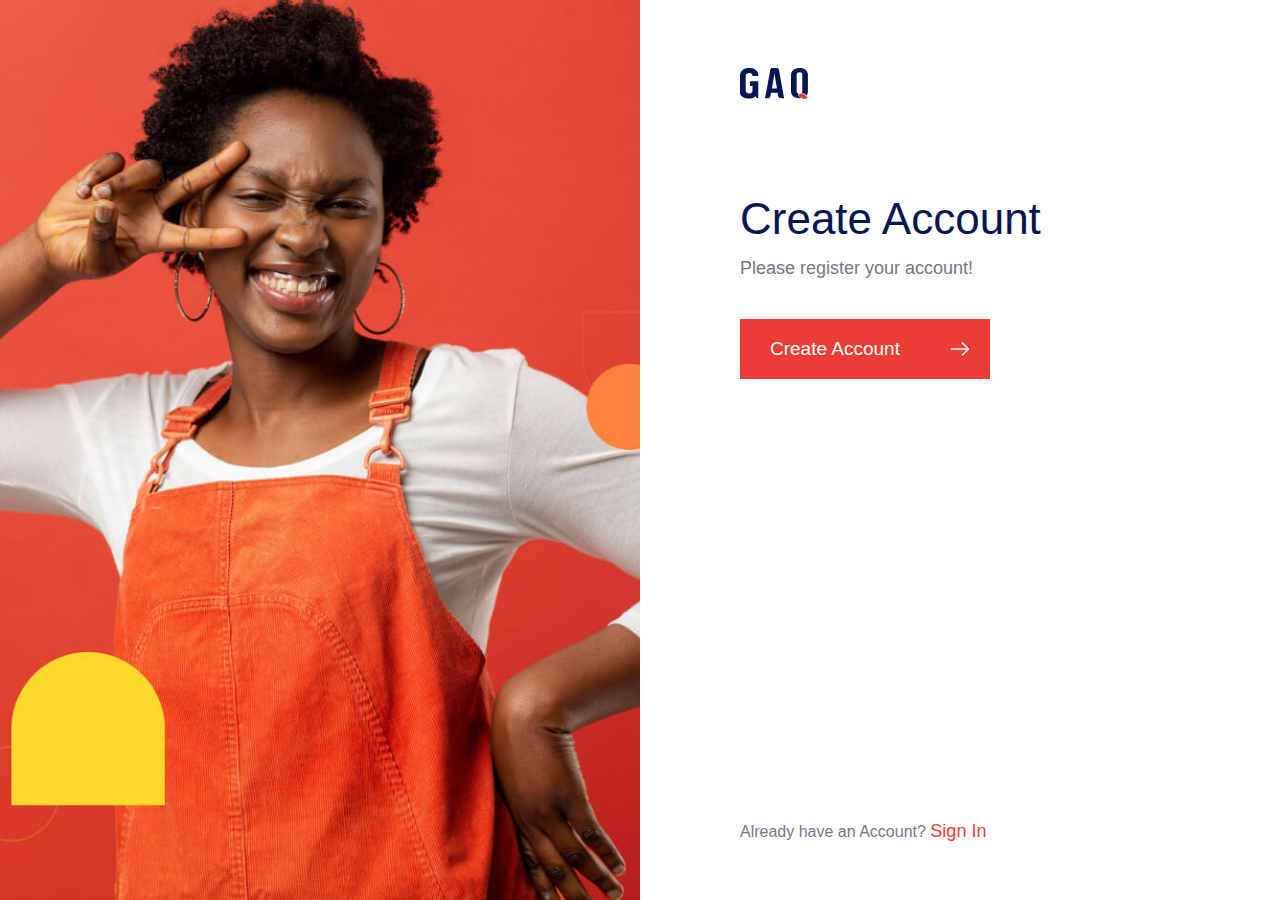
<file: index.html>
<!DOCTYPE html>
<html lang="en">

<head>
  <meta charset="UTF-8">
  <meta http-equiv="X-UA-Compatible" content="IE=edge">
  <meta name="viewport" content="width=device-width, initial-scale=1.0">
  <title>GAQ</title>
  <link rel="stylesheet" href="./css/normalize.css">
  <link rel="stylesheet" href="./css/style.css">
  <link rel="stylesheet" href="./css/media.css">
</head>

<body>

  <header class="header">

    <ul class="header__list">
      <li class="header__item">
        <img src="./images/main.jpg" alt="Girl" class="header__img">
      </li>
      <li class="header__item">
        <div class="item__top">
          <a href="#" class="logo__link">
            <img src="./images/logo.svg" alt="logo" class="logo__img">
          </a>
          <h3 class="section__heading header__heading">
            Create Account
          </h3>
          <p class="section__description">
            Please register your account!
          </p>
          <a href="./form.html" class="header__btn btn">
            Create Account
            <svg class="btn__arrow" width="24" height="24" viewBox="0 0 24 24" fill="none" xmlns="http://www.w3.org/2000/svg">
              <path d="M14.43 18.8201C14.24 18.8201 14.05 18.7501 13.9 18.6001C13.61 18.3101 13.61 17.8301 13.9 17.5401L19.44 12.0001L13.9 6.46012C13.61 6.17012 13.61 5.69012 13.9 5.40012C14.19 5.11012 14.67 5.11012 14.96 5.40012L21.03 11.4701C21.32 11.7601 21.32 12.2401 21.03 12.5301L14.96 18.6001C14.81 18.7501 14.62 18.8201 14.43 18.8201Z" fill="white"/>
              <path d="M20.33 12.75H3.5C3.09 12.75 2.75 12.41 2.75 12C2.75 11.59 3.09 11.25 3.5 11.25H20.33C20.74 11.25 21.08 11.59 21.08 12C21.08 12.41 20.74 12.75 20.33 12.75Z" fill="white"/>
            </svg>
          </a>
        </div>
        <div class="item__bottom">
          Already have an Account?
          <a href="#" class="item__link">
            Sign In            
          </a>
        </div>
      </li>
    </ul>
    
  </header>

</body>

</html>
</file>
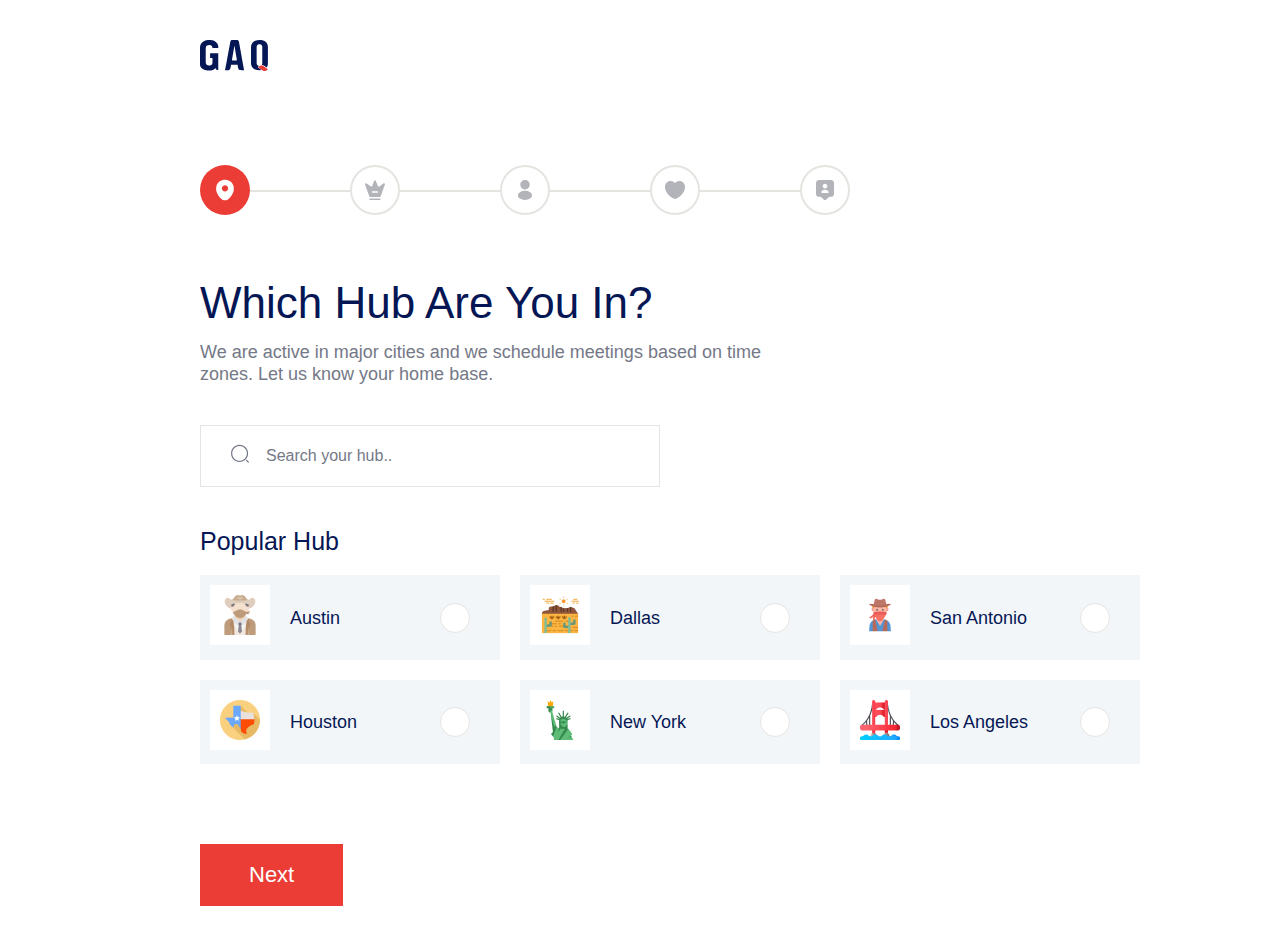
<file: form.html>
<!DOCTYPE html>
<html lang="en">

<head>
  <meta charset="UTF-8">
  <meta http-equiv="X-UA-Compatible" content="IE=edge">
  <meta name="viewport" content="width=device-width, initial-scale=1.0">
  <title>GAQ</title>
  <link rel="stylesheet" href="./css/normalize.css">
  <link rel="stylesheet" href="./css/style.css">
  <link rel="stylesheet" href="./css/media.css">
  <script src="./js/main.js"></script>
</head>

<body>

  <main class="main">

    <section class="section">
      <a href="index.html" class="logo__link">
        <img src="./images/logo.svg" alt="logo" class="logo__img">
      </a>
  
      <form action="#" class="form__steps">  
        <div class="steps__numbers">
          <div class="progress">
            <div class="progress__success"></div>
          </div>
          <div class="step__number">
            <svg width="24" height="24" viewBox="0 0 24 24" fill="none" xmlns="http://www.w3.org/2000/svg">
              <path d="M20.62 8.45C19.57 3.83 15.54 1.75 12 1.75C12 1.75 12 1.75 11.99 1.75C8.45997 1.75 4.41997 3.82 3.36997 8.44C2.19997 13.6 5.35997 17.97 8.21997 20.72C9.27997 21.74 10.64 22.25 12 22.25C13.36 22.25 14.72 21.74 15.77 20.72C18.63 17.97 21.79 13.61 20.62 8.45ZM12 13.46C10.26 13.46 8.84997 12.05 8.84997 10.31C8.84997 8.57 10.26 7.16 12 7.16C13.74 7.16 15.15 8.57 15.15 10.31C15.15 12.05 13.74 13.46 12 13.46Z" fill="#B3B4BA"/>
            </svg>            
          </div>
          <div class="step__number">
            <svg width="24" height="24" viewBox="0 0 24 24" fill="none" xmlns="http://www.w3.org/2000/svg">
              <path d="M17 22H7C6.59 22 6.25 21.66 6.25 21.25C6.25 20.84 6.59 20.5 7 20.5H17C17.41 20.5 17.75 20.84 17.75 21.25C17.75 21.66 17.41 22 17 22Z" fill="#B3B4BA"/>
              <path d="M20.35 5.52004L16.35 8.38004C15.82 8.76004 15.06 8.53004 14.83 7.92004L12.94 2.88004C12.62 2.01004 11.39 2.01004 11.07 2.88004L9.16998 7.91004C8.93998 8.53004 8.18997 8.76004 7.65998 8.37004L3.65998 5.51004C2.85998 4.95004 1.79998 5.74004 2.12998 6.67004L6.28998 18.32C6.42998 18.72 6.80998 18.98 7.22998 18.98H16.76C17.18 18.98 17.56 18.71 17.7 18.32L21.86 6.67004C22.2 5.74004 21.14 4.95004 20.35 5.52004ZM14.5 14.75H9.49998C9.08998 14.75 8.74998 14.41 8.74998 14C8.74998 13.59 9.08998 13.25 9.49998 13.25H14.5C14.91 13.25 15.25 13.59 15.25 14C15.25 14.41 14.91 14.75 14.5 14.75Z" fill="#B3B4BA"/>
            </svg>
          </div>
          <div class="step__number">
            <svg width="24" height="24" viewBox="0 0 24 24" fill="none" xmlns="http://www.w3.org/2000/svg">
              <path d="M12 2C9.38 2 7.25 4.13 7.25 6.75C7.25 9.32 9.26 11.4 11.88 11.49C11.96 11.48 12.04 11.48 12.1 11.49C12.12 11.49 12.13 11.49 12.15 11.49C12.16 11.49 12.16 11.49 12.17 11.49C14.73 11.4 16.74 9.32 16.75 6.75C16.75 4.13 14.62 2 12 2Z" fill="#B3B4BA"/>
              <path d="M17.08 14.15C14.29 12.29 9.73996 12.29 6.92996 14.15C5.65996 15 4.95996 16.15 4.95996 17.38C4.95996 18.61 5.65996 19.75 6.91996 20.59C8.31996 21.53 10.16 22 12 22C13.84 22 15.68 21.53 17.08 20.59C18.34 19.74 19.04 18.6 19.04 17.36C19.03 16.13 18.34 14.99 17.08 14.15Z" fill="#B3B4BA"/>
            </svg>
          </div>
          <div class="step__number">
            <svg width="24" height="24" viewBox="0 0 24 24" fill="none" xmlns="http://www.w3.org/2000/svg">
              <path d="M16.44 3.09998C14.63 3.09998 13.01 3.97998 12 5.32998C10.99 3.97998 9.37 3.09998 7.56 3.09998C4.49 3.09998 2 5.59998 2 8.68998C2 9.87998 2.19 10.98 2.52 12C4.1 17 8.97 19.99 11.38 20.81C11.72 20.93 12.28 20.93 12.62 20.81C15.03 19.99 19.9 17 21.48 12C21.81 10.98 22 9.87998 22 8.68998C22 5.59998 19.51 3.09998 16.44 3.09998Z" fill="#B3B4BA"/>
            </svg>
          </div>
          <div class="step__number">
            <svg width="24" height="24" viewBox="0 0 24 24" fill="none" xmlns="http://www.w3.org/2000/svg">
              <path d="M18 2H6C4.34 2 3 3.33 3 4.97V15.88C3 17.52 4.34 18.85 6 18.85H6.76C7.56 18.85 8.32 19.16 8.88 19.72L10.59 21.41C11.37 22.18 12.64 22.18 13.42 21.41L15.13 19.72C15.69 19.16 16.46 18.85 17.25 18.85H18C19.66 18.85 21 17.52 21 15.88V4.97C21 3.33 19.66 2 18 2ZM12 5.75C13.29 5.75 14.33 6.79 14.33 8.08C14.33 9.37 13.29 10.41 12 10.41C10.71 10.41 9.67 9.36 9.67 8.08C9.67 6.79 10.71 5.75 12 5.75ZM14.68 15.06H9.32C8.51 15.06 8.04 14.16 8.49 13.49C9.17 12.48 10.49 11.8 12 11.8C13.51 11.8 14.83 12.48 15.51 13.49C15.96 14.16 15.48 15.06 14.68 15.06Z" fill="#B3B4BA"/>
            </svg>
          </div>
        </div>
  
        <div class="steps">

          <div class="form__step active">
            <h3 class="section__heading step__heading">
              Which Hub Are You In?
            </h3>
            <p class="section__description step__description">
              We are active in major cities and we schedule meetings based on time zones. Let us know your home base.
            </p>
            <div class="form__input search">
              <input type="text" class="search__input" placeholder="Search your hub..">
              <div class="input__img">
                <svg width="20" height="20" viewBox="0 0 20 20" fill="none" xmlns="http://www.w3.org/2000/svg">
                  <path d="M9.58329 18.125C4.87496 18.125 1.04163 14.2916 1.04163 9.58329C1.04163 4.87496 4.87496 1.04163 9.58329 1.04163C14.2916 1.04163 18.125 4.87496 18.125 9.58329C18.125 14.2916 14.2916 18.125 9.58329 18.125ZM9.58329 2.29163C5.55829 2.29163 2.29163 5.56663 2.29163 9.58329C2.29163 13.6 5.55829 16.875 9.58329 16.875C13.6083 16.875 16.875 13.6 16.875 9.58329C16.875 5.56663 13.6083 2.29163 9.58329 2.29163Z" fill="#747887"/>
                  <path d="M18.3333 18.9583C18.175 18.9583 18.0166 18.9 17.8916 18.775L16.225 17.1083C15.9833 16.8666 15.9833 16.4666 16.225 16.225C16.4666 15.9833 16.8666 15.9833 17.1083 16.225L18.775 17.8916C19.0166 18.1333 19.0166 18.5333 18.775 18.775C18.65 18.9 18.4916 18.9583 18.3333 18.9583Z" fill="#747887"/>
                </svg>
              </div>
            </div>
            <div class="form__item">
              <div class="form__item-title">
                Popular Hub
              </div>
              <div class="radio__list">                
                <label class="radio__label">
                  <input type="radio" class="radio__input" name="radio">
                  <div class="radio__facke"></div> 
                  <div class="radio__img">
                    <img src="./images/img-1.png" alt="img" class="radio__image">
                  </div>                   
                  <div class="radio__text">
                    Austin
                  </div>                    
                  <div class="radio__border"></div>
                </label>             
                <label class="radio__label">
                  <input type="radio" class="radio__input" name="radio">
                  <div class="radio__facke"></div> 
                  <div class="radio__img">
                    <img src="./images/img-2.png" alt="img" class="radio__image">
                  </div>                   
                  <div class="radio__text">
                    Dallas
                  </div>                    
                  <div class="radio__border"></div>
                </label>  
                <label class="radio__label">
                  <input type="radio" class="radio__input" name="radio">
                  <div class="radio__facke"></div> 
                  <div class="radio__img">
                    <img src="./images/img-3.png" alt="img" class="radio__image">
                  </div>                   
                  <div class="radio__text">
                    San Antonio
                  </div>                    
                  <div class="radio__border"></div>
                </label>  
                <label class="radio__label">
                  <input type="radio" class="radio__input" name="radio">
                  <div class="radio__facke"></div> 
                  <div class="radio__img">
                    <img src="./images/img-4.png" alt="img" class="radio__image">
                  </div>                   
                  <div class="radio__text">
                    Houston
                  </div>                    
                  <div class="radio__border"></div>
                </label>  
                <label class="radio__label">
                  <input type="radio" class="radio__input" name="radio">
                  <div class="radio__facke"></div> 
                  <div class="radio__img">
                    <img src="./images/img-5.png" alt="img" class="radio__image">
                  </div>                   
                  <div class="radio__text">
                    New York 
                  </div>                    
                  <div class="radio__border"></div>
                </label>  
                <label class="radio__label">
                  <input type="radio" class="radio__input" name="radio">
                  <div class="radio__facke"></div> 
                  <div class="radio__img">
                    <img src="./images/img-6.png" alt="img" class="radio__image">
                  </div>                   
                  <div class="radio__text">
                    Los Angeles
                  </div>                    
                  <div class="radio__border"></div>
                </label>  
              </div>
            </div>
          </div>

          <div class="form__step">
            <h3 class="section__heading step__heading">
              What Are Your Objectives?
            </h3>
            <p class="section__description step__description">
              Select up to 3 objectives. These will be kept private from other users but help us find relevant matches.
            </p>           
            <div class="form__item">
              <div class="form__item-title">
                Select Objectives
              </div>
              <div class="checkbox__list">                
                <label class="checkbox__label">
                  <input type="checkbox" class="checkbox__input" name="checkbox">
                  <div class="checkbox__facke"></div> 
                  <div class="checkbox__img">
                    <img src="./images/image-1.jpg" alt="img" class="checkbox__image">
                  </div>                   
                  <div class="checkbox__text">
                    Brainstorm with peers
                  </div>                    
                  <div class="checkbox__border"></div>
                </label>             
                <label class="checkbox__label">
                  <input type="checkbox" class="checkbox__input" name="checkbox">
                  <div class="checkbox__facke"></div> 
                  <div class="checkbox__img">
                    <img src="./images/image-2.jpg" alt="img" class="checkbox__image">
                  </div>                   
                  <div class="checkbox__text">
                    Grow your team
                  </div>                    
                  <div class="checkbox__border"></div>
                </label>  
                <label class="checkbox__label">
                  <input type="checkbox" class="checkbox__input" name="checkbox">
                  <div class="checkbox__facke"></div> 
                  <div class="checkbox__img">
                    <img src="./images/image-3.jpg" alt="img" class="checkbox__image">
                  </div>                   
                  <div class="checkbox__text">
                    Start a company
                  </div>                    
                  <div class="checkbox__border"></div>
                </label>  
                <label class="checkbox__label">
                  <input type="checkbox" class="checkbox__input" name="checkbox">
                  <div class="checkbox__facke"></div> 
                  <div class="checkbox__img">
                    <img src="./images/image-4.jpg" alt="img" class="checkbox__image">
                  </div>                   
                  <div class="checkbox__text">
                    Explore other companies
                  </div>                    
                  <div class="checkbox__border"></div>
                </label>  
                <label class="checkbox__label">
                  <input type="checkbox" class="checkbox__input" name="checkbox">
                  <div class="checkbox__facke"></div> 
                  <div class="checkbox__img">
                    <img src="./images/image-5.jpg" alt="img" class="checkbox__image">
                  </div>                   
                  <div class="checkbox__text">
                    Business development
                  </div>                    
                  <div class="checkbox__border"></div>
                </label>  
                <label class="checkbox__label">
                  <input type="checkbox" class="checkbox__input" name="checkbox">
                  <div class="checkbox__facke"></div> 
                  <div class="checkbox__img">
                    <img src="./images/image-6.jpg" alt="img" class="checkbox__image">
                  </div>                   
                  <div class="checkbox__text">
                    Invest
                  </div>                    
                  <div class="checkbox__border"></div>
                </label>  
                <label class="checkbox__label">
                  <input type="checkbox" class="checkbox__input" name="checkbox">
                  <div class="checkbox__facke"></div> 
                  <div class="checkbox__img">
                    <img src="./images/image-7.jpg" alt="img" class="checkbox__image">
                  </div>                   
                  <div class="checkbox__text">
                    Explore new projects
                  </div>                    
                  <div class="checkbox__border"></div>
                </label> 
                <label class="checkbox__label">
                  <input type="checkbox" class="checkbox__input" name="checkbox">
                  <div class="checkbox__facke"></div> 
                  <div class="checkbox__img">
                    <img src="./images/image-8.jpg" alt="img" class="checkbox__image">
                  </div>                   
                  <div class="checkbox__text">
                    Mentor others
                  </div>                    
                  <div class="checkbox__border"></div>
                </label> 
                <label class="checkbox__label">
                  <input type="checkbox" class="checkbox__input" name="checkbox">
                  <div class="checkbox__facke"></div> 
                  <div class="checkbox__img">
                    <img src="./images/image-9.jpg" alt="img" class="checkbox__image">
                  </div>                   
                  <div class="checkbox__text">
                    Organize events
                  </div>                    
                  <div class="checkbox__border"></div>
                </label> 
                <label class="checkbox__label">
                  <input type="checkbox" class="checkbox__input" name="checkbox">
                  <div class="checkbox__facke"></div> 
                  <div class="checkbox__img">
                    <img src="./images/image-10.jpg" alt="img" class="checkbox__image">
                  </div>                   
                  <div class="checkbox__text">
                    Raise funding
                  </div>                    
                  <div class="checkbox__border"></div>
                </label> 
                <label class="checkbox__label">
                  <input type="checkbox" class="checkbox__input" name="checkbox">
                  <div class="checkbox__facke"></div> 
                  <div class="checkbox__img">
                    <img src="./images/image-11.jpg" alt="img" class="checkbox__image">
                  </div>                   
                  <div class="checkbox__text">
                    Find a cofounder
                  </div>                    
                  <div class="checkbox__border"></div>
                </label> 
                <label class="checkbox__label">
                  <input type="checkbox" class="checkbox__input" name="checkbox">
                  <div class="checkbox__facke"></div> 
                  <div class="checkbox__img">
                    <img src="./images/image-12.jpg" alt="img" class="checkbox__image">
                  </div>                   
                  <div class="checkbox__text">
                    Meet intresting people
                  </div>                    
                  <div class="checkbox__border"></div>
                  <div class="checkbox__background"></div>
                </label> 
              </div>
            </div>
          </div>
          
          <div class="form__step step__profile">            
            <h3 class="section__heading step__heading">
              Fill Your Profile
            </h3>            
            <p class="section__description step__description">
              This basic information will be shown to your matches every week. Tell us what you would like to show!
            </p>  

            <div class="file__uploader">

              <div class="file__uploader-item">
                <label class="file__label">
                  <input type="file" class="file__dounload">
                  <div class="file__item">
                    <div class="file__item-img">
                      <img src="./images/gallery.svg" alt="img" class="file__img">
                    </div>
                    <div class="file__item-text">
                      Upload Your Photo
                    </div>
                  </div>
                </label>
              </div>

              <div class="file__uploader-item">

                <div class="form__item-title">
                  Other Profile
                </div>

                <div class="file__inputs">

                  <div class="form__input social">
                    <input type="text" class="social__input" placeholder="LinkedIn URL">
                    <div class="input__img">
                      <svg width="20" height="20" viewBox="0 0 20 20" fill="none" xmlns="http://www.w3.org/2000/svg">
                        <g clip-path="url(#clip0_0_237)">
                        <path d="M5.78341 4.16668C5.78319 4.6087 5.60738 5.03254 5.29466 5.34494C4.98195 5.65735 4.55793 5.83273 4.11591 5.83251C3.67388 5.83229 3.25004 5.65648 2.93764 5.34377C2.62524 5.03105 2.44985 4.60704 2.45007 4.16501C2.45029 3.72298 2.6261 3.29915 2.93882 2.98674C3.25153 2.67434 3.67555 2.49896 4.11757 2.49918C4.5596 2.4994 4.98344 2.6752 5.29584 2.98792C5.60825 3.30064 5.78363 3.72465 5.78341 4.16668ZM5.83341 7.06668H2.50007V17.5H5.83341V7.06668ZM11.1001 7.06668H7.78341V17.5H11.0667V12.025C11.0667 8.97501 15.0417 8.69168 15.0417 12.025V17.5H18.3334V10.8917C18.3334 5.75001 12.4501 5.94168 11.0667 8.46668L11.1001 7.06668Z" fill="#747887"/>
                        </g>
                        <defs>
                        <clipPath id="clip0_0_237">
                        <rect width="20" height="20" fill="white"/>
                        </clipPath>
                        </defs>
                      </svg>
                    </div>
                  </div>

                  <div class="form__input social">
                    <input type="text" class="social__input" placeholder="Twitter URL">
                    <div class="input__img">
                      <svg width="20" height="20" viewBox="0 0 20 20" fill="none" xmlns="http://www.w3.org/2000/svg">
                        <g clip-path="url(#clip0_0_241)">
                        <path d="M18.4683 4.71333C17.8321 4.99474 17.1574 5.17956 16.4666 5.26167C17.1947 4.82619 17.7397 4.14085 17.9999 3.33333C17.3166 3.74 16.5674 4.025 15.7866 4.17917C15.2621 3.61798 14.5669 3.2458 13.809 3.12049C13.0512 2.99517 12.2732 3.12374 11.596 3.48621C10.9187 3.84868 10.3802 4.42474 10.0642 5.12483C9.74812 5.82492 9.67221 6.60982 9.84825 7.3575C8.46251 7.28805 7.10686 6.92794 5.86933 6.30055C4.63179 5.67317 3.54003 4.79254 2.66492 3.71583C2.35516 4.24788 2.19238 4.85269 2.19326 5.46833C2.19326 6.67667 2.80826 7.74417 3.74326 8.36917C3.18993 8.35175 2.64878 8.20232 2.16492 7.93333V7.97667C2.16509 8.78142 2.44356 9.56135 2.95313 10.1842C3.46269 10.8071 4.17199 11.2346 4.96075 11.3942C4.4471 11.5334 3.90851 11.5539 3.38576 11.4542C3.60814 12.1469 4.04159 12.7527 4.62541 13.1868C5.20924 13.6209 5.9142 13.8615 6.64159 13.875C5.91866 14.4428 5.0909 14.8625 4.20566 15.1101C3.32041 15.3578 2.39503 15.4285 1.48242 15.3183C3.0755 16.3429 4.93 16.8868 6.82409 16.885C13.2349 16.885 16.7408 11.5742 16.7408 6.96833C16.7408 6.81833 16.7366 6.66667 16.7299 6.51833C17.4123 6.02514 18.0013 5.41418 18.4691 4.71417L18.4683 4.71333Z" fill="#747887"/>
                        </g>
                        <defs>
                        <clipPath id="clip0_0_241">
                        <rect width="20" height="20" fill="white"/>
                        </clipPath>
                        </defs>
                      </svg>
                    </div>
                  </div>

                </div>

              </div>
            </div>         
          </div>

          <div class="form__step step__check">
            <h3 class="section__heading step__heading">
              What Are You Interested In?
            </h3>
            <p class="section__description step__description">
              Select from the list and add your own interests.
            </p>
            <div class="form__input search">
              <input type="text" class="search__input" placeholder="Add Your Interest">
              <div class="input__img">
                <svg width="20" height="20" viewBox="0 0 20 20" fill="none" xmlns="http://www.w3.org/2000/svg">
                  <path d="M9.58329 18.125C4.87496 18.125 1.04163 14.2916 1.04163 9.58329C1.04163 4.87496 4.87496 1.04163 9.58329 1.04163C14.2916 1.04163 18.125 4.87496 18.125 9.58329C18.125 14.2916 14.2916 18.125 9.58329 18.125ZM9.58329 2.29163C5.55829 2.29163 2.29163 5.56663 2.29163 9.58329C2.29163 13.6 5.55829 16.875 9.58329 16.875C13.6083 16.875 16.875 13.6 16.875 9.58329C16.875 5.56663 13.6083 2.29163 9.58329 2.29163Z" fill="#747887"/>
                  <path d="M18.3333 18.9583C18.175 18.9583 18.0166 18.9 17.8916 18.775L16.225 17.1083C15.9833 16.8666 15.9833 16.4666 16.225 16.225C16.4666 15.9833 16.8666 15.9833 17.1083 16.225L18.775 17.8916C19.0166 18.1333 19.0166 18.5333 18.775 18.775C18.65 18.9 18.4916 18.9583 18.3333 18.9583Z" fill="#747887"/>
                </svg>
              </div>
            </div>
            <div class="form__item">

              <div class="form__item-title">
                Business
              </div>

              <div class="check__list">
                <label class="check__label">
                  <input type="checkbox" class="check__input" name="business__checknbox">
                  <div class="check__text">
                    Enterpreneurship
                  </div>
                  <div class="check__border"></div>
                </label>
                <label class="check__label">
                  <input type="checkbox" class="check__input" name="business__checknbox">
                  <div class="check__text">
                    Marketing
                  </div>
                  <div class="check__border"></div>
                </label>
                <label class="check__label">
                  <input type="checkbox" class="check__input" name="business__checknbox">
                  <div class="check__text">
                    Sales
                  </div>
                  <div class="check__border"></div>
                </label>
                <label class="check__label">
                  <input type="checkbox" class="check__input" name="business__checknbox">
                  <div class="check__text">
                    Consulting
                  </div>
                  <div class="check__border"></div>
                </label>
                <label class="check__label">
                  <input type="checkbox" class="check__input" name="business__checknbox">
                  <div class="check__text">
                    E-commerce
                  </div>
                  <div class="check__border"></div>
                </label>
                <label class="check__label">
                  <input type="checkbox" class="check__input" name="business__checknbox">
                  <div class="check__text">
                    Retail
                  </div>
                  <div class="check__border"></div>
                </label>
                <label class="check__label">
                  <input type="checkbox" class="check__input" name="business__checknbox">
                  <div class="check__text">
                    Real Estate
                  </div>
                  <div class="check__border"></div>
                </label>                
              </div>

              <div class="form__item-title">
                Investing & Finance
              </div>

              <div class="check__list">
                <label class="check__label">
                  <input type="checkbox" class="check__input" name="business__checknbox">
                  <div class="check__text">
                    Angle Investing
                  </div>
                  <div class="check__border"></div>
                </label>
                <label class="check__label">
                  <input type="checkbox" class="check__input" name="business__checknbox">
                  <div class="check__text">
                    Crypto
                  </div>
                  <div class="check__border"></div>
                </label>
                <label class="check__label">
                  <input type="checkbox" class="check__input" name="business__checknbox">
                  <div class="check__text">
                    Quant Finance
                  </div>
                  <div class="check__border"></div>
                </label>
                <label class="check__label">
                  <input type="checkbox" class="check__input" name="business__checknbox">
                  <div class="check__text">
                    Venture Capital
                  </div>
                  <div class="check__border"></div>
                </label>
                <label class="check__label">
                  <input type="checkbox" class="check__input" name="business__checknbox">
                  <div class="check__text">
                    Investment Banking
                  </div>
                  <div class="check__border"></div>
                </label>
                <label class="check__label">
                  <input type="checkbox" class="check__input" name="business__checknbox">
                  <div class="check__text">
                    Economics
                  </div>
                  <div class="check__border"></div>
                </label>           
              </div>

              <div class="form__item-title">
                Lifestyle
              </div>

              <div class="check__list">
                <label class="check__label">
                  <input type="checkbox" class="check__input" name="business__checknbox">
                  <div class="check__text">
                    Travel
                  </div>
                  <div class="check__border"></div>
                </label>
                <label class="check__label">
                  <input type="checkbox" class="check__input" name="business__checknbox">
                  <div class="check__text">
                    Fitness
                  </div>
                  <div class="check__border"></div>
                </label>
                <label class="check__label">
                  <input type="checkbox" class="check__input" name="business__checknbox">
                  <div class="check__text">
                    Food
                  </div>
                  <div class="check__border"></div>
                </label>
                <label class="check__label">
                  <input type="checkbox" class="check__input" name="business__checknbox">
                  <div class="check__text">
                    Gaming
                  </div>
                  <div class="check__border"></div>
                </label>
                <label class="check__label">
                  <input type="checkbox" class="check__input" name="business__checknbox">
                  <div class="check__text">
                    Writing
                  </div>
                  <div class="check__border"></div>
                </label>
                <label class="check__label">
                  <input type="checkbox" class="check__input" name="business__checknbox">
                  <div class="check__text">
                    Reading
                  </div>
                  <div class="check__border"></div>
                </label>  
                <label class="check__label">
                  <input type="checkbox" class="check__input" name="business__checknbox">
                  <div class="check__text">
                    Dinner Parties
                  </div>
                  <div class="check__border"></div>
                </label>  
                <label class="check__label">
                  <input type="checkbox" class="check__input" name="business__checknbox">
                  <div class="check__text">
                    Poker
                  </div>
                  <div class="check__border"></div>
                </label>  
                <label class="check__label">
                  <input type="checkbox" class="check__input" name="business__checknbox">
                  <div class="check__text">
                    Chess
                  </div>
                  <div class="check__border"></div>
                </label>  
                <label class="check__label">
                  <input type="checkbox" class="check__input" name="business__checknbox">
                  <div class="check__text">
                    Cooking
                  </div>
                  <div class="check__border"></div>
                </label>  
                <label class="check__label">
                  <input type="checkbox" class="check__input" name="business__checknbox">
                  <div class="check__text">
                    Wellness
                  </div>
                  <div class="check__border"></div>
                </label>  
                <label class="check__label">
                  <input type="checkbox" class="check__input" name="business__checknbox">
                  <div class="check__text">
                    Parenting
                  </div>
                  <div class="check__border"></div>
                </label>           
              </div>

            </div>
          </div>         

          <div class="form__step">
            <h3 class="section__heading step__heading">
              Tell Us About Your Self
            </h3>
            <p class="section__description step__description">
              Select from the list and add your own interests.
            </p>

            <div class="data__form">
              <div class="data__form-name">
                <input type="text" name="FirstName" class="data__input" placeholder="First Name">                
                <input type="text" name="LastName" class="data__input" placeholder="Last Name">
              </div>
              <textarea name="textarea" class="data__textarea" placeholder="About Your Self"></textarea> 
            </div>

          </div>
        </div>
  
        <div class="step__buttons">
          <button class="btn__outline button back__step">Back</button> 
          <button class="btn btn__button button next__step">Next</button> 
        </div>  
      </form>  
    
      <div class="finish">
        <img src="./images/google.png" alt="google" class="finifh__logo">
        <h3 class="section__heading step__heading">
          Finish Your Registration
        </h3>
        <p class="section__description step__description finish__description">
          Lorem ipsum dolor sit amet, consectetur adipiscing elit, sed do eiusmod tempor incididunt ut labore et dolore magna aliqua.
        </p>
        <h4 class="finish__heading">
          Why Connect My Google Account?
        </h4>
        <p class="section__description step__description finish__description">
          Your contact and calendar data helps us schedule meetings and ensure that your matches are relevant (not matching you with people you already know, for instance).
        </p>
        <p class="section__description step__description finish__description">
          We’re serious about your privacy and will never share your private data with other users or third parties without your consent.
        </p>
        <a href="#" class="btn finish__btn">
          Finish Sign Up With Google
        </a>
      </div>
    </section>
    
  </main>

</body>

</html>
</file>
<file: css/style.css>
/* Global Style */

* {
  -webkit-box-sizing: border-box;
          box-sizing: border-box;
}

html {
  font-family: sans-serif;
}

a {
  text-decoration: none;
  cursor: pointer;
}

ul {
  margin: 0;
  padding: 0;
  list-style: none;
}

p {
  margin: 0;
  padding: 0;
}

h3,
h4 {
  margin: 0;
  padding: 0;
}

:root {
  --colorWight: #ffffff;
  --colorGrey: #747887;
  --colorRed: #EB3D35;
  --colorBlue: #051655;
  --colorLightBlue: #F3F6F9;
  --colorLightGrey: #E5E4E1;
}

.section__heading {
  font-size: 44px;
  line-height: 56px;
  font-weight: 494;    
  color: var(--colorBlue);
}

.section__description {
  font-size: 18px;
  line-height: 22px;
  font-weight: 375;
  color: var(--colorGrey);
}

.btn {
  padding: 18px 18px 18px 30px;
  font-size: 19px;
  line-height: 22px;
  font-weight: 494;
  background-color: var(--colorRed);
  border: none;
  color: var(--colorWight);
  -webkit-transition: background-color .3s ease;
  -o-transition: background-color .3s ease;
  transition: background-color .3s ease;
  cursor: pointer;
}

.btn:hover {
  background-color: #e97e79;
}

.btn__outline {
 padding: 18px 49px;
 border: 1px solid #E5E4E1;
 background-color: transparent;
 font-size: 22px;
 line-height: 24px;
 font-weight: 494;
 color: var(--colorBlue);
 -webkit-transition: color .3s ease, background-color .3s ease;
 -o-transition: color .3s ease, background-color .3s ease;
 transition: color .3s ease, background-color .3s ease;
 cursor: pointer;
}

.btn__outline:hover {
 color: var(--colorWight);
 background-color: var(--colorGrey);
}

/* INDEX.HTML */
/* Header */

.header {
  height: 100vh;
  width: 100%;
  overflow: hidden;
}

.header__list {
  display: -webkit-box;
  display: -ms-flexbox;
  display: flex;
}

.header__img {
  width: 100%;
  height: 100vh;
  -o-object-fit: cover;
     object-fit: cover; 
  -o-object-position: top; 
     object-position: top;
}

.header__item {
  -webkit-box-flex: 0;
      -ms-flex: 0 1 50%;
          flex: 0 1 50%;    
}

.header__item:last-child {
  display: -webkit-box;
  display: -ms-flexbox;
  display: flex;
  -webkit-box-orient: vertical;
  -webkit-box-direction: normal;
      -ms-flex-direction: column;
          flex-direction: column;
  -webkit-box-pack: justify;
      -ms-flex-pack: justify;
          justify-content: space-between;
  padding-left: 100px;
  padding-top: 68px;
}

.header__heading {
  margin-top: 88px;
  margin-bottom: 10px;
}

.header__btn {
  display: -webkit-box;
  display: -ms-flexbox;
  display: flex;
  -webkit-box-align: center;
      -ms-flex-align: center;
          align-items: center;
  margin-top: 40px;
  max-width: 250px;
}

.btn__arrow {
  margin-left: auto;
}

.item__bottom {
  margin-bottom: 60px;
  font-weight: 375;
  font-size: 16px;
  line-height: 24px;
  color: var(--colorGrey);
}

.item__link {
  font-size: 18px;
  color: var(--colorRed);
  -webkit-transition: color .3s ease;
  -o-transition: color .3s ease;
  transition: color .3s ease;
}

.item__link:hover {
  color: var(--colorBlue);
}

/* FORM.HTML */

.section {
 padding-top: 40px;
 padding-bottom: 30px;
 padding-left: 200px;
}

/* Progress */

.steps__numbers {
 position: relative;
 display: -webkit-box;
 display: -ms-flexbox;
 display: flex;
 -webkit-box-align: center;
     -ms-flex-align: center;
         align-items: center;
 margin-top: 90px;
 margin-bottom: 60px;
 max-width: 650px;
}

.step__number {
 display: -webkit-box;
 display: -ms-flexbox;
 display: flex;
 -webkit-box-align: center;
     -ms-flex-align: center;
         align-items: center;
 -webkit-box-pack: center;
     -ms-flex-pack: center;
         justify-content: center;
 -ms-flex-negative: 0;
     flex-shrink: 0;
 margin-right: 100px;
 width: 50px;
 height: 50px;
 border: 2px solid var(--colorLightGrey);
 border-radius: 100%;
 background-color: var(--colorWight);
 transition: 1s all ease;
}

.progress {
 position: absolute;
 top: 50%;
 left: 0;
 bottom: 0;
 right: 0;   
 height: 2px;
 background-color: var(--colorLightGrey);
 z-index: -1;
 
}

.progress__success {
  position: absolute;
  top: 0;
  left: 0;
  height: 2px;
  background-color: var(--colorRed);
  transition: .5s all ease;
}

/* Buttons */

.btn__button {
 padding: 19px 49px;
 font-size: 22px;
 line-height: 24px;
}

.back__step {
 margin-right: 20px;
}

/* STEP-1 */

.step__description {
 max-width: 600px;
 margin-top: 10px;   
}

/* Search */

.search {
 position: relative;
 display: -webkit-box;
 display: -ms-flexbox;
 display: flex;
 margin-top: 40px;
 max-width: 460px;
}

.search__input {
 padding: 20px 65px;   
 width: 100%;
 border: 1px solid var(--colorLightGrey);
 font-size: 16px;
 line-height: 20px;
 font-weight: 375;
 color: var(--colorGrey);
}

.search__input:focus {
 outline: 2px solid var(--colorLightGrey);
}

.search__input::-webkit-input-placeholder {
 font-size: 16px;
 line-height: 20px;
 font-weight: 375;
 color: var(--colorGrey);
}

.search__input::-moz-placeholder {
 font-size: 16px;
 line-height: 20px;
 font-weight: 375;
 color: var(--colorGrey);
}

.search__input:-ms-input-placeholder {
 font-size: 16px;
 line-height: 20px;
 font-weight: 375;
 color: var(--colorGrey);
}

.search__input::-ms-input-placeholder {
 font-size: 16px;
 line-height: 20px;
 font-weight: 375;
 color: var(--colorGrey);
}

.search__input::placeholder {
 font-size: 16px;
 line-height: 20px;
 font-weight: 375;
 color: var(--colorGrey);
}

.input__img {
 position: absolute;
 left: 30px;
 top: 50%;
 -webkit-transform: translateY(-50%);
     -ms-transform: translateY(-50%);
         transform: translateY(-50%);
}

/* Radio */

.form__item {
 margin-top: 40px;
}

.form__item-title {
 margin-bottom: 20px;   
 font-size: 25px;
 line-height: 28px;
 font-weight: 494;
 color: var(--colorBlue);
}

.radio__label {
 position: relative;
 display: -webkit-box;
 display: -ms-flexbox;
 display: flex;
 -webkit-box-align: center;
     -ms-flex-align: center;
         align-items: center;
 min-width: 360px;
 padding: 10px;
 background-color: var(--colorLightBlue);
 cursor: pointer;
}

.radio__input {
 display: none;
}

.radio__text {
 margin-left: 20px;  
 font-size: 18px;
 line-height: 20px;
 font-weight: 494;
 color: var(--colorBlue);
}

.radio__image {
 padding: 10px;
 width: 60px;
 height: 60px;
 background-color: var(--colorWight);
}

.radio__facke {
 position: absolute;
 right: 30px;
 top: 50%;  
 width: 30px;
 height: 30px;
 border: 1px solid var(--colorLightGrey);
 border-radius: 100%;
 background: var(--colorWight);
 -webkit-transform: translateY(-50%);
     -ms-transform: translateY(-50%);
         transform: translateY(-50%);
}

.radio__facke::after {
 content: '';
 position: absolute;
 top: 50%;
 left: 50%;
 width: 20px;
 height: 20px;
 border-radius: 100%;
 background-color: var(--colorRed);
 opacity: 0;
 -webkit-transform: translate(-50%, -50%);
     -ms-transform: translate(-50%, -50%);
         transform: translate(-50%, -50%);   
}

.radio__border {
 position: absolute;
 top: 0;
 bottom: 0;
 left: 0;
 right: 0;
 border: 1px solid var(--colorRed);
 opacity: 0;
}

.radio__input:checked + .radio__facke {
 border: 1px solid var(--colorRed);
}

.radio__input:checked ~ .radio__border {
 opacity: 1;
}

.radio__input:checked + .radio__facke::after {
 opacity: 1;
}

.radio__list {
 display: -webkit-box;
 display: -ms-flexbox;
 display: flex;
 -ms-flex-wrap: wrap;
     flex-wrap: wrap;
 gap: 20px;
 margin-bottom: 80px;
 max-width: 1140px;
}

/* Checkbox */

.checkbox__label {
position: relative;
display: -webkit-box;
display: -ms-flexbox;
display: flex;
-webkit-box-align: center;
    -ms-flex-align: center;
        align-items: center;
min-width: 360px;
padding: 10px;
background-color: var(--colorLightBlue);
cursor: pointer;
}

.checkbox__input {
display: none;
}

.checkbox__text {
margin-left: 20px;  
font-size: 18px;
line-height: 20px;
font-weight: 494;
color: var(--colorBlue);
}

.checkbox__image {
padding: 10px;
width: 60px;
height: 60px;
background-color: var(--colorWight);
}

.checkbox__facke {
position: absolute;
right: 30px;
top: 50%;  
width: 30px;
height: 30px;
border: 1px solid var(--colorLightGrey);
border-radius: 5px;
background: var(--colorWight);
-webkit-transform: translateY(-50%);
    -ms-transform: translateY(-50%);
        transform: translateY(-50%);
}

.checkbox__facke::after {
content: '';
position: absolute;
top: 50%;
left: 50%;
width: 100%;
height: 100%;
background-color: var(--colorRed);
background-image: url('../images/check.png');
background-repeat: no-repeat;
background-position: center center;
opacity: 0;
-webkit-transform: translate(-50%, -50%);
    -ms-transform: translate(-50%, -50%);
        transform: translate(-50%, -50%);   
}

.checkbox__border {
position: absolute;
top: 0;
bottom: 0;
left: 0;
right: 0;
border: 1px solid var(--colorRed);
opacity: 0;
}

.checkbox__background {
position: absolute;
top: 0;
bottom: 0;
left: 0;
right: 0;
background-color: var(--colorWight);
opacity: 1;
z-index: 0;
}

.checkbox__input:checked + .checkbox__facke {
border: 1px solid var(--colorRed);
}

.checkbox__input:checked ~ .checkbox__border {
opacity: 1;
}

.checkbox__input:checked + .checkbox__facke::after {
opacity: 1;
}

.checkbox__list {
display: -webkit-box;
display: -ms-flexbox;
display: flex;
-ms-flex-wrap: wrap;
    flex-wrap: wrap;
gap: 20px;
margin-bottom: 80px;
max-width: 1140px;
}

/* Profile */

.step__profile {
padding-right: 30px;
}

.file__uploader {
display: -webkit-box;
display: -ms-flexbox;
display: flex;
margin-top: 40px;
margin-bottom: 80px;
max-width: 1120px;
width: 100%;
}

.social {
position: relative;
display: -webkit-box;
display: -ms-flexbox;
display: flex;
margin-top: 0;
max-width: 100%;  
}

.social:first-child {
margin-bottom: 10px;
}

.social__input {
padding: 20px 65px;   
width: 100%;
border: 1px solid var(--colorLightGrey);
font-size: 16px;
line-height: 20px;
font-weight: 375;
color: var(--colorGrey);
}

.social__input:focus {
outline: 2px solid var(--colorLightGrey);
}

.social__input::-webkit-input-placeholder {
font-size: 16px;
line-height: 20px;
font-weight: 375;
color: var(--colorGrey);
}

.social__input::-moz-placeholder {
font-size: 16px;
line-height: 20px;
font-weight: 375;
color: var(--colorGrey);
}

.social__input:-ms-input-placeholder {
font-size: 16px;
line-height: 20px;
font-weight: 375;
color: var(--colorGrey);
}

.social__input::-ms-input-placeholder {
font-size: 16px;
line-height: 20px;
font-weight: 375;
color: var(--colorGrey);
}

.social__input::placeholder {
font-size: 16px;
line-height: 20px;
font-weight: 375;
color: var(--colorGrey);
}

.file__uploader-item:last-child {
-webkit-box-flex: 1;
    -ms-flex: 1 1 50% ;
        flex: 1 1 50% ;
}

.file__uploader-item:first-child {
position: relative;
display: -webkit-box;
display: -ms-flexbox;
display: flex;
-webkit-box-pack: center;
    -ms-flex-pack: center;
        justify-content: center;
-webkit-box-align: center;
    -ms-flex-align: center;
        align-items: center;
-webkit-box-flex: 0;
    -ms-flex: 0 1 360px;
        flex: 0 1 360px;
margin-right: 40px;
height: 360px;
border: 2px dashed var(--colorBlue);
}

.file__item {
display: -webkit-box;
display: -ms-flexbox;
display: flex;
-webkit-box-orient: vertical;
-webkit-box-direction: normal;
    -ms-flex-direction: column;
        flex-direction: column;
-webkit-box-align: center;
    -ms-flex-align: center;
        align-items: center;
}

.file__item-text {
margin-top: 30px;  
font-size: 20px;
line-height: 22px;
font-weight: 494;
color: var(--colorBlue);
}

.file__label {
position: absolute;
top: 0;
bottom: 0;
right: 0;
left: 0;
display: -webkit-box;
display: -ms-flexbox;
display: flex;
-webkit-box-align: center;
    -ms-flex-align: center;
        align-items: center;
-webkit-box-pack: center;
    -ms-flex-pack: center;
        justify-content: center;
cursor: pointer;
}

.file__dounload {
display: none;
}

/* Check */

.step__check {
padding-right: 15px;
margin-bottom: 60px;
}

.check__list {
display: -webkit-box;
display: -ms-flexbox;
display: flex;
-webkit-box-align: center;
    -ms-flex-align: center;
        align-items: center;
-ms-flex-wrap: wrap;
    flex-wrap: wrap;
gap: 10px;
margin-bottom: 30px;
}

.check__label {
position: relative;
display: -webkit-box;
display: -ms-flexbox;
display: flex;
-webkit-box-align: center;
    -ms-flex-align: center;
        align-items: center;
padding: 15px 24px; 
outline: 1px solid var(--colorLightGrey);
cursor: pointer;
}

.check__input {
display: none;
}

.check__text {
font-size: 18px;
line-height: 20px;
font-weight: 494;
color: var(--colorGrey);
}

.check__input:checked + .check__text {
color: var(--colorBlue);
}

.check__input ~ .check__border {
position: absolute;
left: 0;
right: 0;
bottom: 0;
top: 0;
outline: 1px solid var(--colorBlue);
opacity: 0;
}

.check__input:checked ~ .check__border {
opacity: 1;
}

/* Data */

.data__form {
display: -webkit-box;
display: -ms-flexbox;
display: flex;
-webkit-box-orient: vertical;
-webkit-box-direction: normal;
    -ms-flex-direction: column;
        flex-direction: column;
margin-top: 40px;
padding-right: 40px;
margin-bottom: 120px;
max-width: 930px;
}

.data__form-name {
display: -webkit-box;
display: -ms-flexbox;
display: flex;
margin-bottom: 10px;
}

.data__input:not(:last-child) {
margin-right: 10px;
}

.data__textarea {  
min-height: 240px;
}

.data__textarea,
.data__input {
-webkit-box-flex: 0;
    -ms-flex: 0 1 50%;
        flex: 0 1 50%;
padding: 20px 32px;
border: 1px solid var(--colorLightGrey);
background: var(--colorWight);
}

.data__textarea::-webkit-input-placeholder, 
.data__input::-webkit-input-placeholder {
font-size: 18px;
line-height: 20px;
font-weight: 375;
color: var(--colorGrey);
}

.data__textarea::-moz-placeholder, 
.data__input::-moz-placeholder {
font-size: 18px;
line-height: 20px;
font-weight: 375;
color: var(--colorGrey);
}

.data__textarea:-ms-input-placeholder, 
.data__input:-ms-input-placeholder {
font-size: 18px;
line-height: 20px;
font-weight: 375;
color: var(--colorGrey);
}

.data__textarea::-ms-input-placeholder, 
.data__input::-ms-input-placeholder {
font-size: 18px;
line-height: 20px;
font-weight: 375;
color: var(--colorGrey);
}

.data__textarea,
.data__input,
.data__textarea::placeholder,
.data__input::placeholder {
font-size: 18px;
line-height: 20px;
font-weight: 375;
color: var(--colorGrey);
}

.data__textarea:focus,
.data__input:focus {
outline: 1px solid var(--colorGrey);
}

.data__input {
padding-left: 60px;
background-image: url('../images/user.svg');
background-repeat: no-repeat;
background-position: center left 30px;;
}

/* Finish */

.finish {
display: none;
padding: 125px 0;
}

.finifh__logo {
margin-bottom: 40px;
}

.finish__heading {
margin-top: 40px;
font-size: 25px;
line-height: 28px;
font-weight: 494;
color: var(--colorBlue);
}

.finish__btn {
display: inline-block;
padding-left: 50px;
margin-top: 65px;
background-image: url('../images/google-wight.svg');
background-repeat: no-repeat;
background-position: left 20px center;
}

/* Other */

.form__step {
  display: none;
}

.active {
  display: block;
}

.active__number {
  background-color: var(--colorRed);
  border: transparent;  
  transition: 1s all ease;
}

.active__number path {
  fill: var(--colorWight);
}
</file>
<file: css/media.css>
/*
* Prefixed by https://autoprefixer.github.io
* PostCSS: v8.4.14,
* Autoprefixer: v10.4.7
* Browsers: last 4 version
*/

@media(max-width: 1400px) {

  /* FORM.HTML */
 
 .radio__label {
   min-width: 300px;
}

 /* Checkbox */

 .checkbox__label {
   min-width: 300px;
 }

 .checkbox__text {
   max-width: 140px;
 }

}

@media(max-width: 1200px) {

 /* FORM.HTML */

 .radio__label {
   min-width: 360px;
 }

 /* Checbox */

 .checkbox__label {
   min-width: 360px;
 }

 .checkbox__text {
   max-width: 100%;
 }

}

@media(max-width: 992px) {

 /* INDEX.HTML */
 
 .header__item:last-child {
   padding-left: 50px;
}

 /* FORM.HTML */

 .radio__label {
   min-width: 300px;
 }

 .section {
   padding-left: 100px;
 }

 /* Checkbox */

 .checkbox__label {
   min-width: 300px;
 }

 .checkbox__text {
   max-width: 140px;
 }

}

@media(max-width: 768px) {

 /* INDEX.HTML */
   
 .header__list {
   -webkit-box-orient: vertical;
   -webkit-box-direction: reverse;
       -ms-flex-direction: column-reverse;
           flex-direction: column-reverse;
 }

 .header__item:last-child {
   margin: 0 auto;
   padding-left: 0;
   padding-top: 30px;
 }

 .header__heading {
   margin-top: 30px;
 }

 .item__bottom {
   margin-top: 10px;
   margin-bottom: 20px;
 }

 /* FORM.HTML */

 .section {
   padding-left: 30px;
 }

 .steps__numbers {
   max-width: 450px;
 }

 .step__number {
   margin-right: 50px;
 }

 .section__heading {
   font-size: 38px;
   line-height: 130%;
 }

 .section__description {
   font-size: 16px;
 }
 
 .form__item-title {
   margin-bottom: 10px;
   font-size: 22px;
   line-height: 130%;
 }

 .radio__label {
   min-width: 80%;
 }

 .step__description {
   max-width: 400px;
 }
 
 .steps__numbers {
   margin-top: 45px;
   margin-bottom: 30px;
 }

 .radio__list {
   margin-bottom: 60px;
 }

 /* Checkbox */

 .checkbox__label {
   min-width: 80%;
 }

 .checkbox__list {
   margin-bottom: 60px;
 }

 .checkbox__text {
   max-width: 100%;
 }

 /* Profile */

 .file__uploader {
   -webkit-box-orient: vertical;
   -webkit-box-direction: normal;
       -ms-flex-direction: column;
           flex-direction: column;
 }

 .file__uploader-item:first-child {
   -webkit-box-flex: 1;
       -ms-flex: 1 1 100%;
           flex: 1 1 100%;
   margin-bottom: 20px;
 }

 .file__uploader-item:first-child {
   margin-right: 0;
   max-width: 270px;
   min-height: 270px;
 }

 /* Data */

 .data__textarea {
   min-height: 150px;
 }

 .data__form-name {
   -webkit-box-orient: vertical;
   -webkit-box-direction: normal;
       -ms-flex-direction: column;
           flex-direction: column;
 }

 .data__input {
   -webkit-box-flex: 0;
       -ms-flex: 0 1 100%;
           flex: 0 1 100%;
 }

 .data__input:not(:last-child) {
   margin-right: 0;
   margin-bottom: 10px;
 }

 .data__form {
   padding-right: 20px;
   margin-top: 20px;
   margin-bottom: 60px;
 }

 /* Finish */

 .finish {
   padding: 75px 10px 30px 0;
 }

 .finish__btn {
   margin-top: 40px;
 }

}

@media(max-width: 576px) {

 /* INDEX.HTML */
 
 .header__heading {
 margin-top: 15px;
}

.header__btn {
 margin-top: 20px;
}

.section__heading {
 font-size: 38px;
 line-height: 130%;
}

/* FORM.HTML */

 .radio__label {
   min-width: 400px;
 }

 .search__input {
   width: 400px;
 }

 .steps__numbers {
   max-width: 350px;
 }

 .step__number {
   margin-right: 25px;
 }

 .radio__list {
   margin-bottom: 40px;
 }

 .back__step {
   margin-right: 10px;
 }

 /* Checkbox */

 .checkbox__label {
   min-width: 400px;
 }

 .checkbox__list {
   margin-bottom: 40px;
 }

 /* Check */

 .check__text {
   font-size: 16px;
   line-height: 130%;
 }
 
 .check__label {
   padding: 12px 18px;
 }
 
 .step__check  {
   margin-bottom: 30px;
 }

}

@media(max-width: 460px) {

  /* FORM.HTML */

 .section {
   padding-left: 20px;
 }

 .section__description {
   max-width: 280px;
 }

 .radio__label {
   min-width: 280px;
 }

 .search__input {
   width: 280px;
 }

 .steps__numbers {
   margin-top: 30px;
   margin-bottom: 15px;
   max-width: 250px;
 }

 .step__number {
   margin-right: 13px;
 }
 
 .step__number {
   width: 40px;
   height: 40px;
 }

 .step__number svg {
   width: 20px;
   height: 20px;
 }

 .logo__img {
   max-width: 100px;
 }

 .section__heading {
   font-size: 28px;
 }

 .section__description {
   font-size: 14px;
 }

 .search {
   margin-top: 20px;
 }

 .form__item {
   margin-top: 20px;
 }

 .step__buttons {
   display: -webkit-box;
   display: -ms-flexbox;
   display: flex;
   -webkit-box-orient: vertical;
   -webkit-box-direction: normal;
       -ms-flex-direction: column;
           flex-direction: column;
   max-width: 280px;
 }

 .back__step {
   margin-right: 0;
   margin-bottom: 10px;
 }

 .radio__list {
   margin-bottom: 20px;
 }

 /* Checkbox */

 .checkbox__label {
   min-width: 280px;
 }

 .checkbox__list {
   margin-bottom: 20px;
 }

 .checkbox__text {
   max-width: 140px;
   font-size: 16px;
   line-height: 130%;    
 }

 /* Profile */

 .file__uploader {
   margin-top: 20px;
   margin-bottom: 40px;
 }

 /* Data */

 .data__form {
   margin-bottom: 30px;
 }

 /* Finish */

 .finish__heading {
   margin-top: 20px;
   font-size: 22px;
   line-height: 130%;
 }
 
 .finish__btn {
   font-size: 16px;
 }

 .finish__description {
   max-width: 90%;
 }

}
</file>
